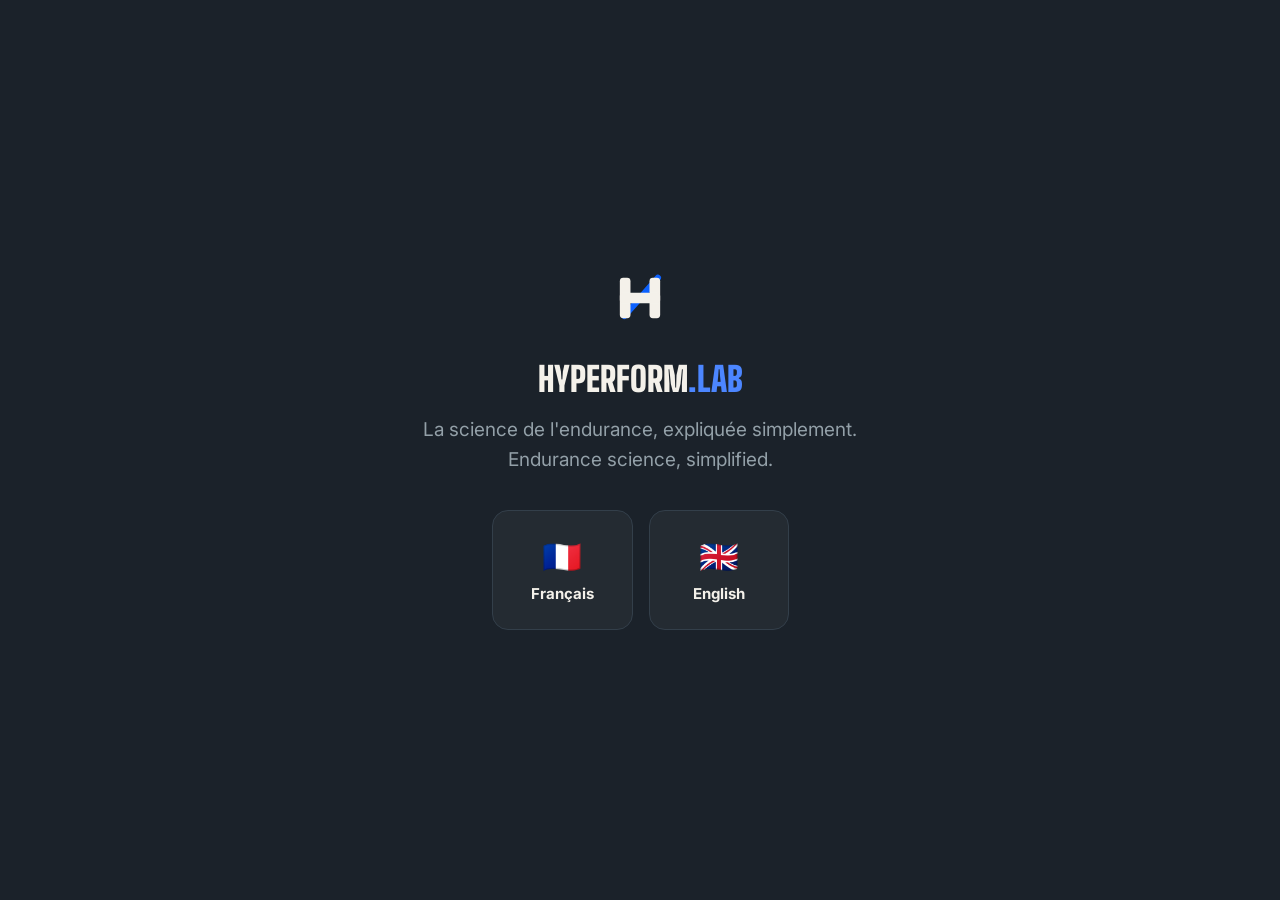
<file: index.html>
<!DOCTYPE html>
<html lang="fr">
<head>
<meta charset="UTF-8">
<meta name="viewport" content="width=device-width, initial-scale=1">
<title>Hyperform.Lab</title>
<link rel="preconnect" href="https://fonts.googleapis.com">
<link href="https://fonts.googleapis.com/css2?family=Big+Shoulders+Display:wght@700;800;900&family=IBM+Plex+Mono:wght@500;600&family=Inter:wght@400;500;600;700;800&display=swap" rel="stylesheet">
<link rel="stylesheet" href="style.css">
</head>
<body>

<div class="picker">
  <svg viewBox="0 0 100 100" fill="none"><path d="M22 82 L82 14" stroke="#0C61FE" stroke-width="11" stroke-linecap="round"/><polygon points="82,14 68,17 79,28" fill="#0C61FE"/><rect x="14" y="14" width="19" height="72" rx="6" fill="#F4F1EA"/><rect x="67" y="14" width="19" height="72" rx="6" fill="#F4F1EA"/><rect x="14" y="40.5" width="72" height="19" rx="6" fill="#F4F1EA"/></svg>
  <div>
    <h1 class="hero" style="font-size:34px;">HYPERFORM<span class="accent">.LAB</span></h1>
    <p class="lede" style="margin:0 auto;">La science de l'endurance, expliquée simplement.<br>Endurance science, simplified.</p>
  </div>
  <div class="choices">
    <a class="picker-btn" href="fr/index.html">
      <span class="flag">🇫🇷</span>
      <span class="lbl">Français</span>
    </a>
    <a class="picker-btn" href="en/index.html">
      <span class="flag">🇬🇧</span>
      <span class="lbl">English</span>
    </a>
  </div>
</div>

</body>
</html>
</file>
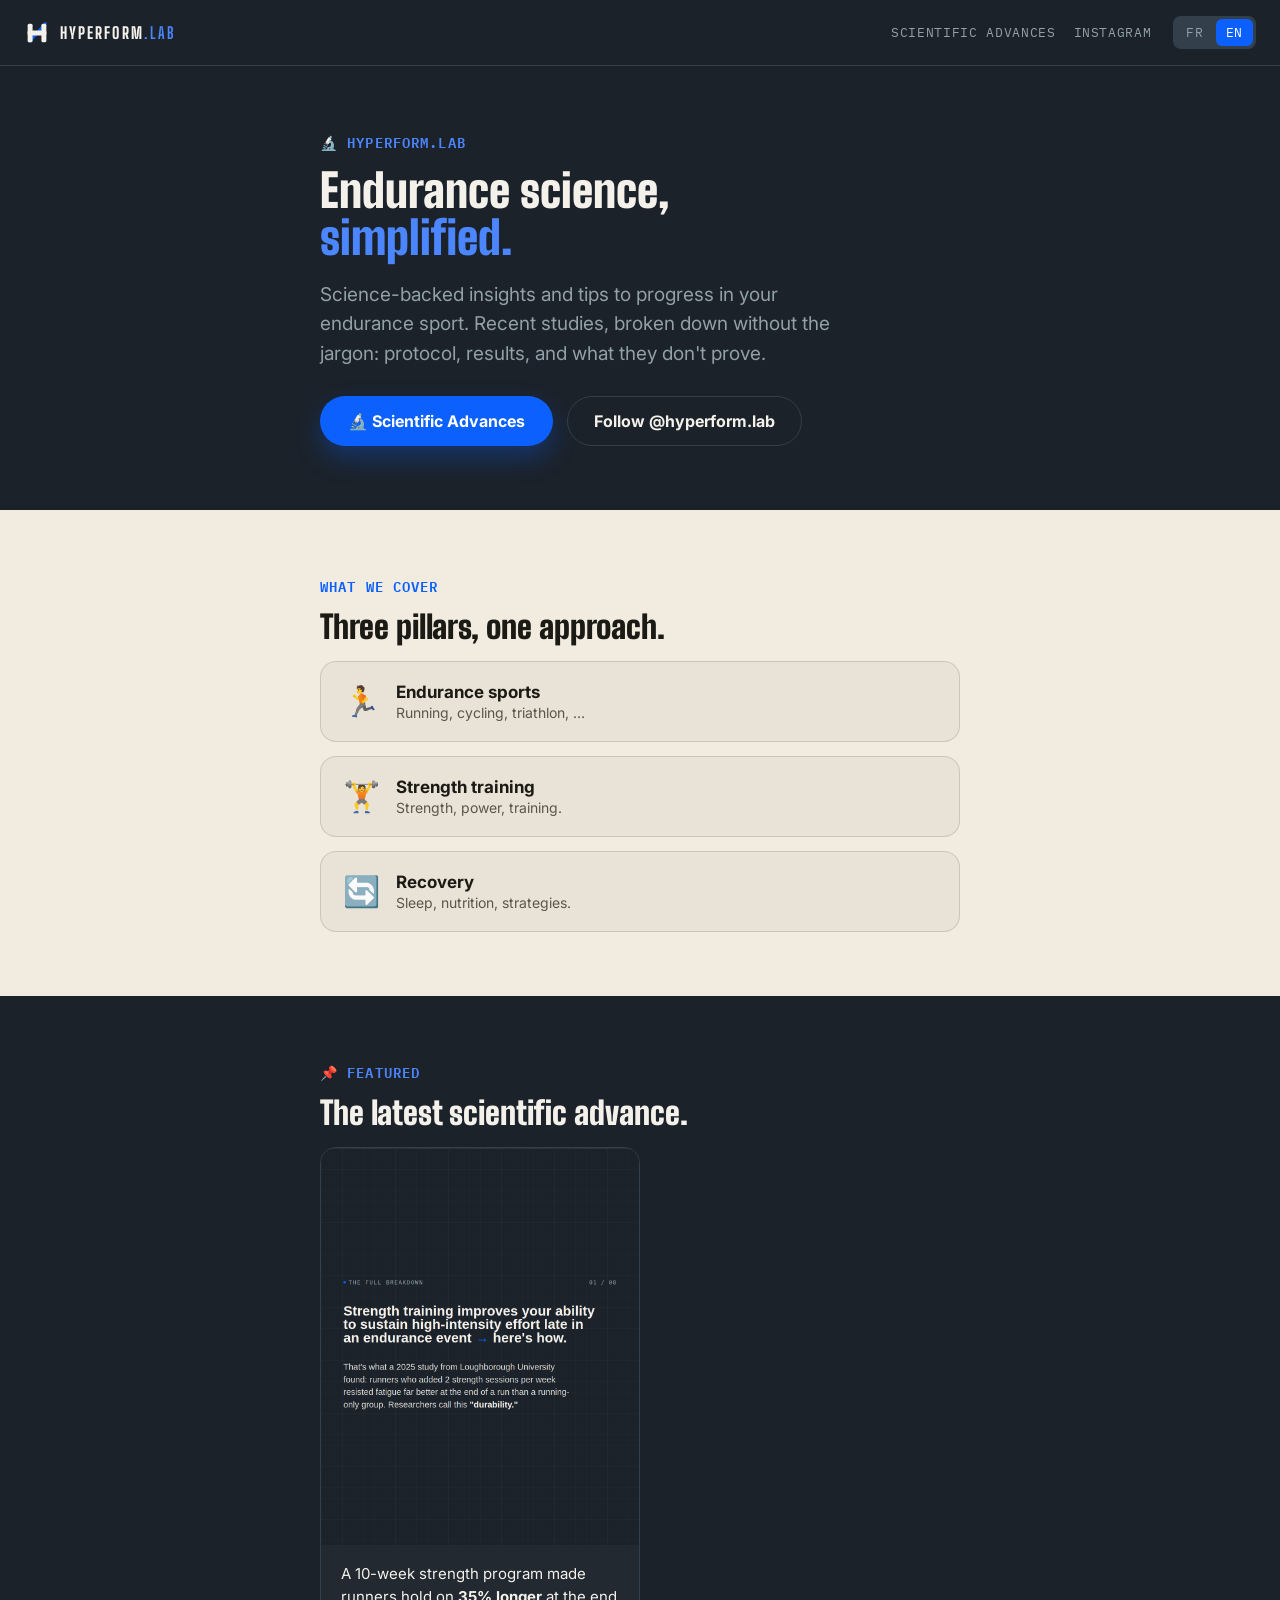
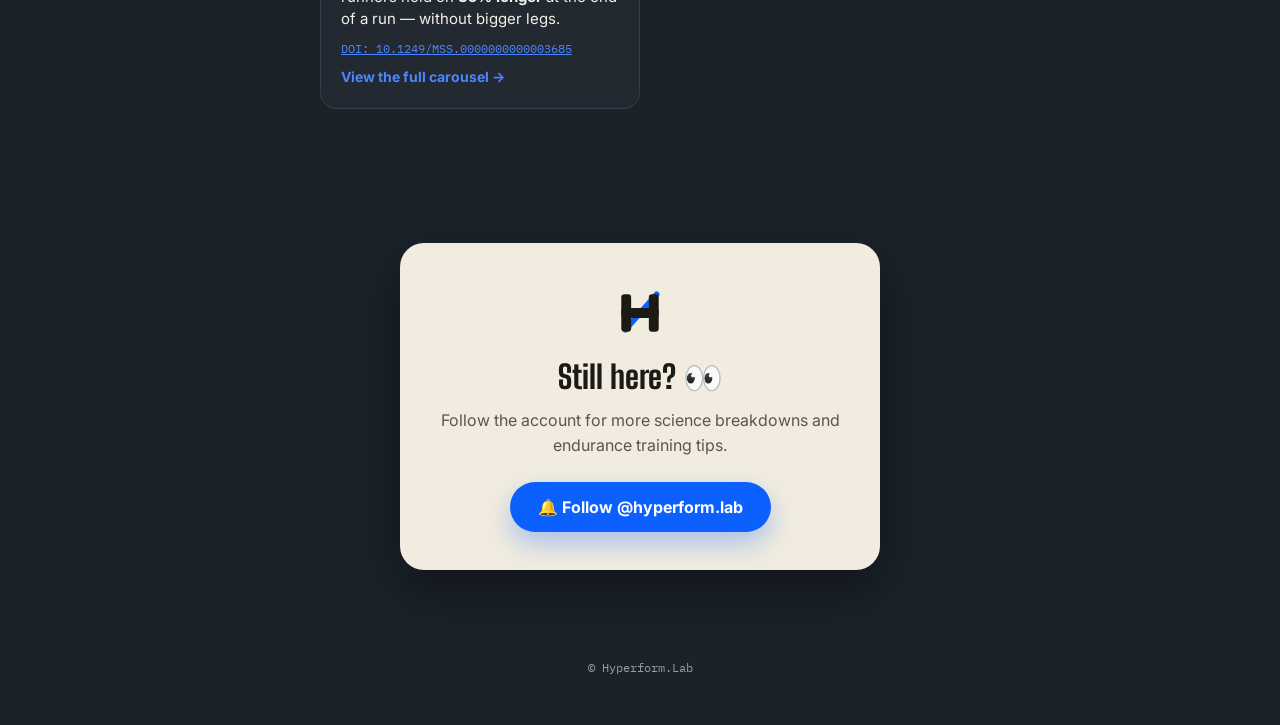
<file: en/index.html>
<!DOCTYPE html>
<html lang="en">
<head>
<meta charset="UTF-8">
<meta name="viewport" content="width=device-width, initial-scale=1">
<title>Hyperform.Lab — Endurance science, simplified</title>
<meta name="description" content="Science-backed insights and tips to progress in your endurance sport. Recent studies broken down: protocol, results, limits.">
<link rel="preconnect" href="https://fonts.googleapis.com">
<link href="https://fonts.googleapis.com/css2?family=Big+Shoulders+Display:wght@700;800;900&family=IBM+Plex+Mono:wght@500;600&family=Inter:wght@400;500;600;700;800&display=swap" rel="stylesheet">
<link rel="stylesheet" href="../style.css">
</head>
<body>

<div class="topbar">
  <a class="brand" href="index.html">
    <svg viewBox="0 0 100 100" fill="none"><path d="M22 82 L82 14" stroke="#0C61FE" stroke-width="11" stroke-linecap="round"/><polygon points="82,14 68,17 79,28" fill="#0C61FE"/><rect x="14" y="14" width="19" height="72" rx="6" fill="#F4F1EA"/><rect x="67" y="14" width="19" height="72" rx="6" fill="#F4F1EA"/><rect x="14" y="40.5" width="72" height="19" rx="6" fill="#F4F1EA"/></svg>
    <div class="word">HYPERFORM<b>.LAB</b></div>
  </a>
  <nav>
    <a href="scientific-advances.html">Scientific Advances</a>
    <a class="nav-secondary" href="https://instagram.com/hyperform.lab" target="_blank" rel="noopener">Instagram</a>
    <div class="lang-switch">
      <a href="../fr/index.html">FR</a>
      <a class="active" href="index.html">EN</a>
    </div>
  </nav>
</div>

<!-- HERO -->
<section class="dark">
  <div class="wrap">
    <div class="eyebrow">🔬 Hyperform.Lab</div>
    <h1 class="hero">Endurance science,<br><span class="accent">simplified.</span></h1>
    <p class="lede">Science-backed insights and tips to progress in your endurance sport. Recent studies, broken down without the jargon: protocol, results, and what they don't prove.</p>
    <div style="margin-top:28px;display:flex;gap:14px;flex-wrap:wrap;">
      <a class="btn" href="scientific-advances.html">🔬 Scientific Advances</a>
      <a class="btn-ghost" href="https://instagram.com/hyperform.lab" target="_blank" rel="noopener">Follow @hyperform.lab</a>
    </div>
  </div>
</section>

<!-- PILLARS -->
<section class="cream">
  <div class="wrap">
    <div class="eyebrow">What we cover</div>
    <h2>Three pillars, one approach.</h2>
    <div class="pillars">
      <div class="pillar-card">
        <div class="ic">🏃</div>
        <div><div class="lbl">Endurance sports</div><div class="sub">Running, cycling, triathlon, …</div></div>
      </div>
      <div class="pillar-card">
        <div class="ic">🏋️</div>
        <div><div class="lbl">Strength training</div><div class="sub">Strength, power, training.</div></div>
      </div>
      <div class="pillar-card">
        <div class="ic">🔄</div>
        <div><div class="lbl">Recovery</div><div class="sub">Sleep, nutrition, strategies.</div></div>
      </div>
    </div>
  </div>
</section>

<!-- FEATURED STUDY -->
<section class="dark">
  <div class="wrap">
    <div class="eyebrow">📌 Featured</div>
    <h2>The latest scientific advance.</h2>
    <a class="study-card-img" href="carousel-zanini-2025.html" style="max-width:320px;">
      <img class="cover" src="../assets/slides-en/slide-01.png" alt="Cover — strength training and running economy durability" loading="lazy">
      <div class="body">
        <div class="summary">A 10-week strength program made runners hold on <b>35% longer</b> at the end of a run — without bigger legs.</div>
        <div class="doi">DOI: 10.1249/MSS.0000000000003685</div>
        <div class="read">View the full carousel →</div>
      </div>
    </a>
  </div>
</section>

<div class="cta">
  <div class="cta-card">
    <svg viewBox="0 0 100 100" fill="none"><path d="M22 82 L82 14" stroke="#0C61FE" stroke-width="11" stroke-linecap="round"/><polygon points="82,14 68,17 79,28" fill="#0C61FE"/><rect x="14" y="14" width="19" height="72" rx="6" fill="#1B1A15"/><rect x="67" y="14" width="19" height="72" rx="6" fill="#1B1A15"/><rect x="14" y="40.5" width="72" height="19" rx="6" fill="#1B1A15"/></svg>
    <h3>Still here? 👀</h3>
    <p>Follow the account for more science breakdowns and endurance training tips.</p>
    <a class="btn" href="https://instagram.com/hyperform.lab" target="_blank" rel="noopener">🔔 Follow @hyperform.lab</a>
  </div>
</div>

<footer>© Hyperform.Lab</footer>

</body>
</html>
</file>
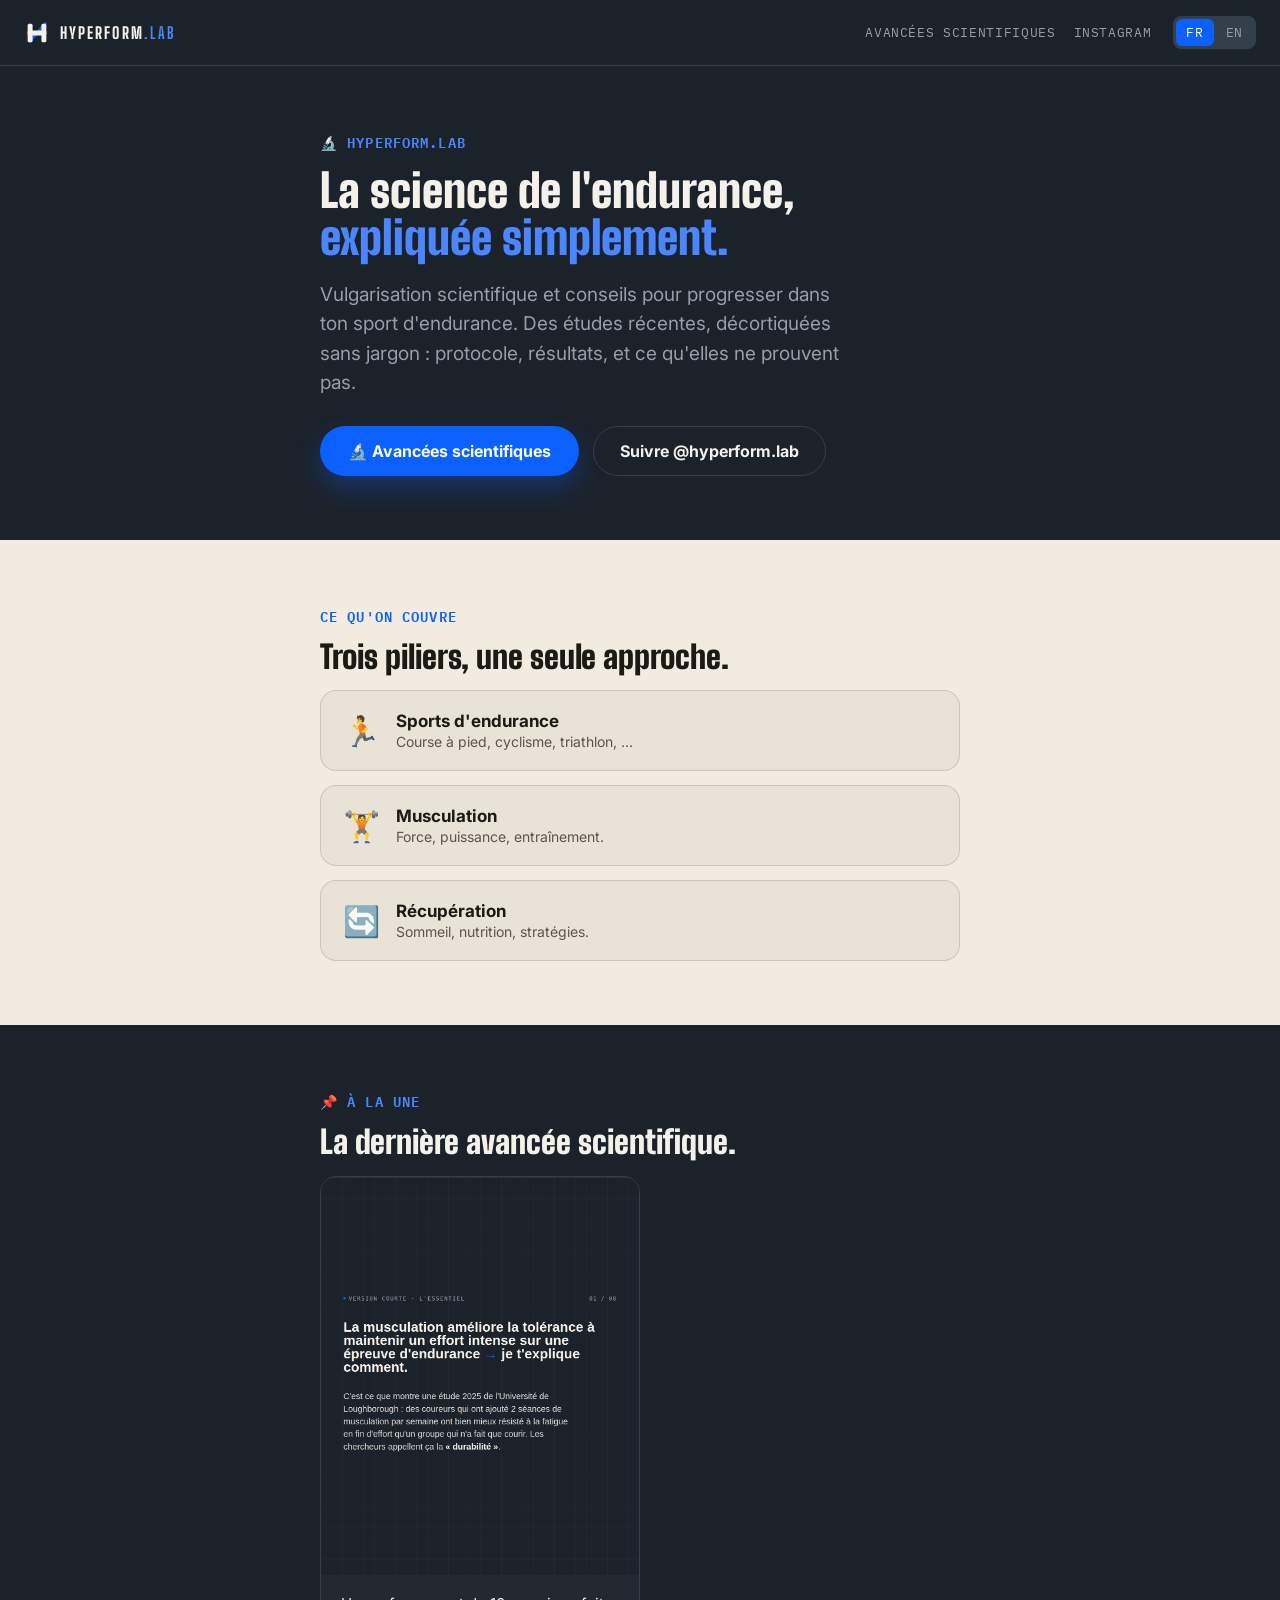
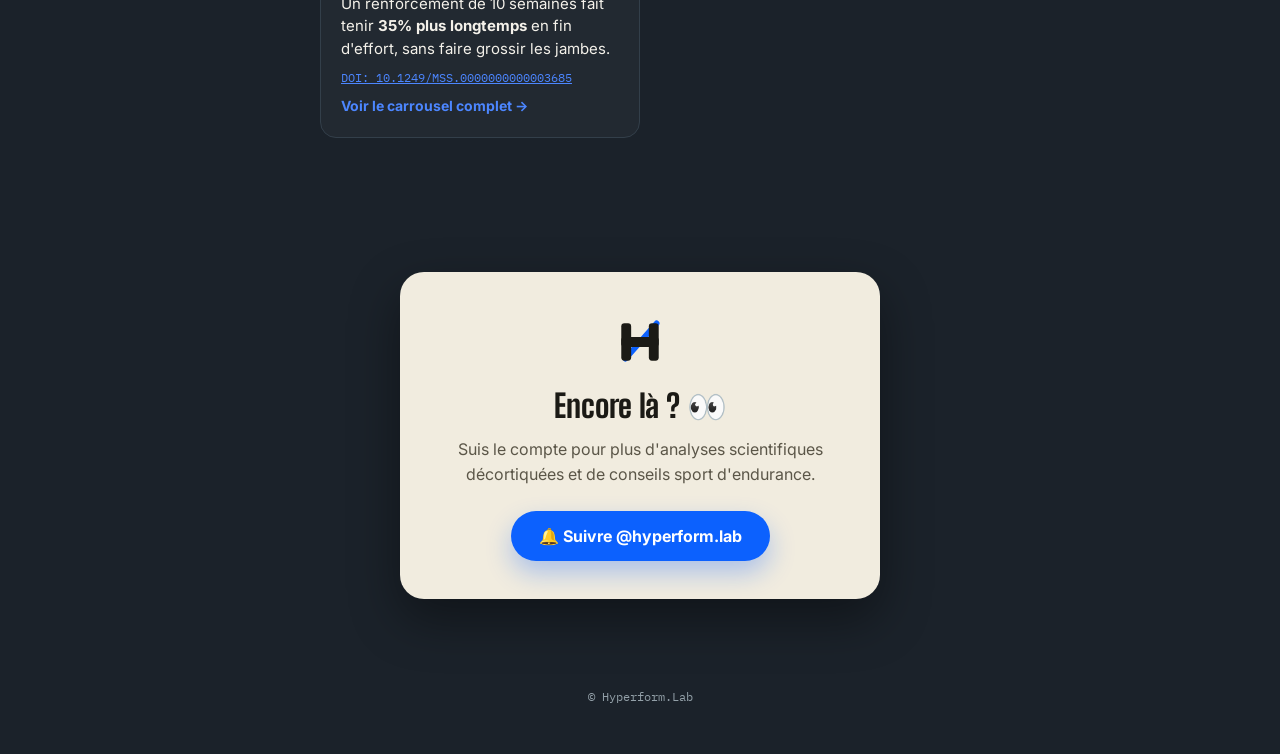
<file: fr/index.html>
<!DOCTYPE html>
<html lang="fr">
<head>
<meta charset="UTF-8">
<meta name="viewport" content="width=device-width, initial-scale=1">
<title>Hyperform.Lab — La science de l'endurance, expliquée simplement</title>
<meta name="description" content="Vulgarisation scientifique et conseils pour progresser dans ton sport d'endurance. Études récentes décortiquées : protocole, résultats, limites.">
<link rel="preconnect" href="https://fonts.googleapis.com">
<link href="https://fonts.googleapis.com/css2?family=Big+Shoulders+Display:wght@700;800;900&family=IBM+Plex+Mono:wght@500;600&family=Inter:wght@400;500;600;700;800&display=swap" rel="stylesheet">
<link rel="stylesheet" href="../style.css">
</head>
<body>

<div class="topbar">
  <a class="brand" href="index.html">
    <svg viewBox="0 0 100 100" fill="none"><path d="M22 82 L82 14" stroke="#0C61FE" stroke-width="11" stroke-linecap="round"/><polygon points="82,14 68,17 79,28" fill="#0C61FE"/><rect x="14" y="14" width="19" height="72" rx="6" fill="#F4F1EA"/><rect x="67" y="14" width="19" height="72" rx="6" fill="#F4F1EA"/><rect x="14" y="40.5" width="72" height="19" rx="6" fill="#F4F1EA"/></svg>
    <div class="word">HYPERFORM<b>.LAB</b></div>
  </a>
  <nav>
    <a href="avancees-scientifiques.html">Avancées scientifiques</a>
    <a class="nav-secondary" href="https://instagram.com/hyperform.lab" target="_blank" rel="noopener">Instagram</a>
    <div class="lang-switch">
      <a class="active" href="index.html">FR</a>
      <a href="../en/index.html">EN</a>
    </div>
  </nav>
</div>

<!-- HERO -->
<section class="dark">
  <div class="wrap">
    <div class="eyebrow">🔬 Hyperform.Lab</div>
    <h1 class="hero">La science de l'endurance,<br><span class="accent">expliquée simplement.</span></h1>
    <p class="lede">Vulgarisation scientifique et conseils pour progresser dans ton sport d'endurance. Des études récentes, décortiquées sans jargon : protocole, résultats, et ce qu'elles ne prouvent pas.</p>
    <div style="margin-top:28px;display:flex;gap:14px;flex-wrap:wrap;">
      <a class="btn" href="avancees-scientifiques.html">🔬 Avancées scientifiques</a>
      <a class="btn-ghost" href="https://instagram.com/hyperform.lab" target="_blank" rel="noopener">Suivre @hyperform.lab</a>
    </div>
  </div>
</section>

<!-- PILLARS -->
<section class="cream">
  <div class="wrap">
    <div class="eyebrow">Ce qu'on couvre</div>
    <h2>Trois piliers, une seule approche.</h2>
    <div class="pillars">
      <div class="pillar-card">
        <div class="ic">🏃</div>
        <div><div class="lbl">Sports d'endurance</div><div class="sub">Course à pied, cyclisme, triathlon, …</div></div>
      </div>
      <div class="pillar-card">
        <div class="ic">🏋️</div>
        <div><div class="lbl">Musculation</div><div class="sub">Force, puissance, entraînement.</div></div>
      </div>
      <div class="pillar-card">
        <div class="ic">🔄</div>
        <div><div class="lbl">Récupération</div><div class="sub">Sommeil, nutrition, stratégies.</div></div>
      </div>
    </div>
  </div>
</section>

<!-- FEATURED STUDY -->
<section class="dark">
  <div class="wrap">
    <div class="eyebrow">📌 À la une</div>
    <h2>La dernière avancée scientifique.</h2>
    <a class="study-card-img" href="carrousel-zanini-2025.html" style="max-width:320px;">
      <img class="cover" src="../assets/slides-fr/slide-01.png" alt="Couverture du carrousel — la musculation et la durabilité en course à pied" loading="lazy">
      <div class="body">
        <div class="summary">Un renforcement de 10 semaines fait tenir <b>35% plus longtemps</b> en fin d'effort, sans faire grossir les jambes.</div>
        <div class="doi">DOI: 10.1249/MSS.0000000000003685</div>
        <div class="read">Voir le carrousel complet →</div>
      </div>
    </a>
  </div>
</section>

<div class="cta">
  <div class="cta-card">
    <svg viewBox="0 0 100 100" fill="none"><path d="M22 82 L82 14" stroke="#0C61FE" stroke-width="11" stroke-linecap="round"/><polygon points="82,14 68,17 79,28" fill="#0C61FE"/><rect x="14" y="14" width="19" height="72" rx="6" fill="#1B1A15"/><rect x="67" y="14" width="19" height="72" rx="6" fill="#1B1A15"/><rect x="14" y="40.5" width="72" height="19" rx="6" fill="#1B1A15"/></svg>
    <h3>Encore là ? 👀</h3>
    <p>Suis le compte pour plus d'analyses scientifiques décortiquées et de conseils sport d'endurance.</p>
    <a class="btn" href="https://instagram.com/hyperform.lab" target="_blank" rel="noopener">🔔 Suivre @hyperform.lab</a>
  </div>
</div>

<footer>© Hyperform.Lab</footer>

</body>
</html>
</file>
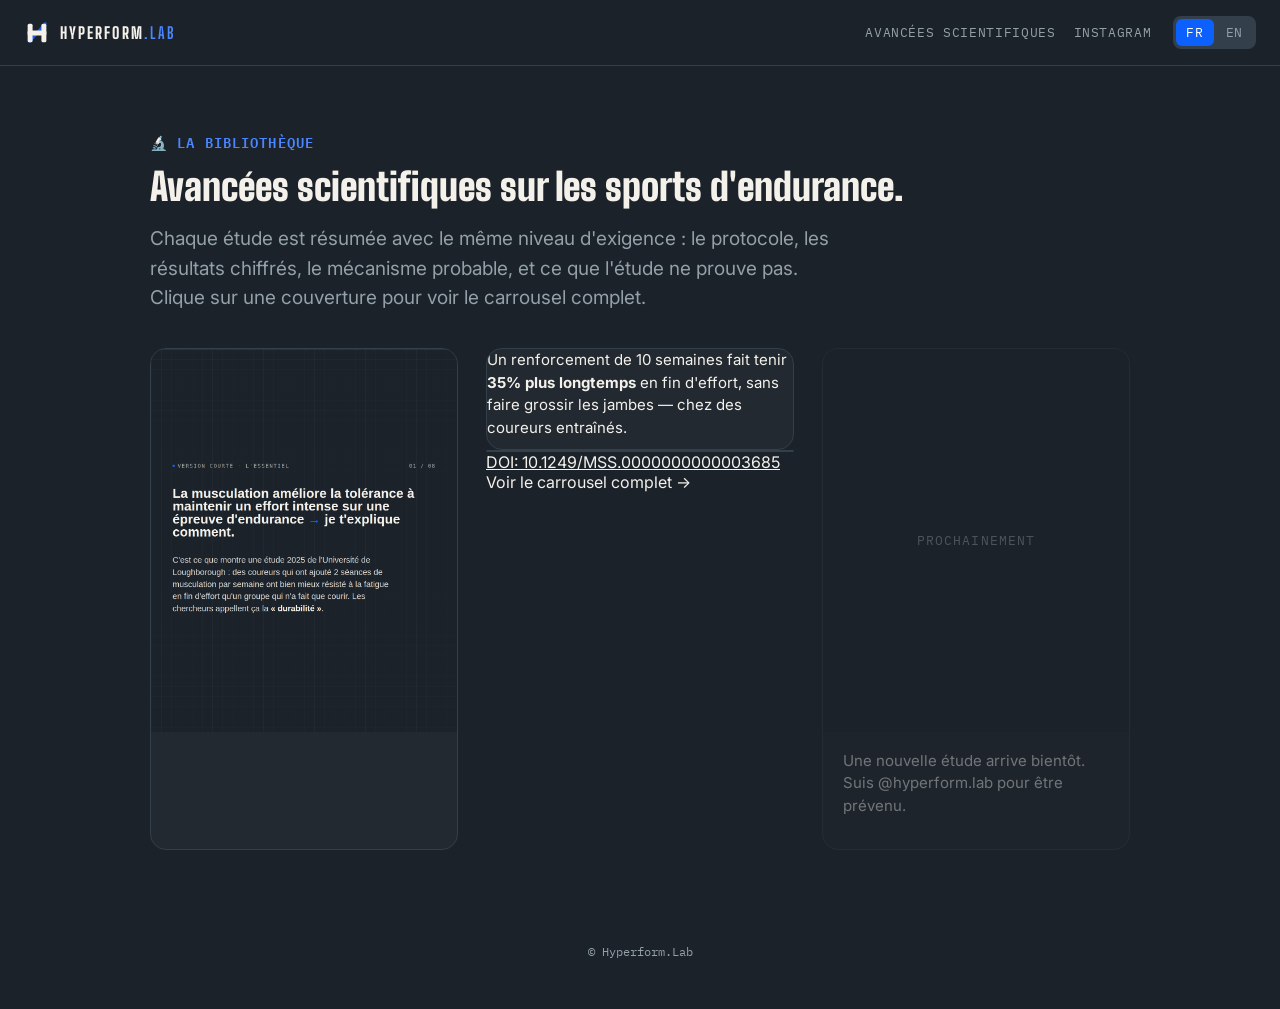
<file: avancees-scientifiques.html>
<!DOCTYPE html>
<html lang="fr">
<head>
<meta charset="UTF-8">
<meta name="viewport" content="width=device-width, initial-scale=1">
<title>Avancées scientifiques sur les sports d'endurance — Hyperform.Lab</title>
<meta name="description" content="Toutes les études scientifiques décortiquées par Hyperform.Lab : protocole, résultats, mécanisme et limites, sans jargon.">
<link rel="preconnect" href="https://fonts.googleapis.com">
<link href="https://fonts.googleapis.com/css2?family=Big+Shoulders+Display:wght@700;800;900&family=IBM+Plex+Mono:wght@500;600&family=Inter:wght@400;500;600;700;800&display=swap" rel="stylesheet">
<link rel="stylesheet" href="../style.css">
</head>
<body>

<div class="topbar">
  <a class="brand" href="index.html">
    <svg viewBox="0 0 100 100" fill="none"><path d="M22 82 L82 14" stroke="#0C61FE" stroke-width="11" stroke-linecap="round"/><polygon points="82,14 68,17 79,28" fill="#0C61FE"/><rect x="14" y="14" width="19" height="72" rx="6" fill="#F4F1EA"/><rect x="67" y="14" width="19" height="72" rx="6" fill="#F4F1EA"/><rect x="14" y="40.5" width="72" height="19" rx="6" fill="#F4F1EA"/></svg>
    <div class="word">HYPERFORM<b>.LAB</b></div>
  </a>
  <nav>
    <a href="avancees-scientifiques.html">Avancées scientifiques</a>
    <a class="nav-secondary" href="https://instagram.com/hyperform.lab" target="_blank" rel="noopener">Instagram</a>
    <div class="lang-switch">
      <a class="active" href="avancees-scientifiques.html">FR</a>
      <a href="../en/scientific-advances.html">EN</a>
    </div>
  </nav>
</div>

<section class="dark">
  <div class="wrap-wide">
    <div class="eyebrow">🔬 La bibliothèque</div>
    <h1 class="hero" style="font-size:38px;">Avancées scientifiques sur les sports d'endurance.</h1>
    <p class="lede" style="max-width:680px;margin-bottom:36px;">Chaque étude est résumée avec le même niveau d'exigence : le protocole, les résultats chiffrés, le mécanisme probable, et ce que l'étude ne prouve pas. Clique sur une couverture pour voir le carrousel complet.</p>

    <div class="study-grid">
      <a class="study-card-img" href="carrousel-zanini-2025.html">
        <img class="cover" src="../assets/slides-fr/slide-01.png" alt="Couverture — la musculation et la durabilité en course à pied" loading="lazy">
        <div class="body">
          <div class="summary">Un renforcement de 10 semaines fait tenir <b>35% plus longtemps</b> en fin d'effort, sans faire grossir les jambes — chez des coureurs entraînés.</div>
          <div class="doi"><a href="https://doi.org/10.1249/MSS.0000000000003685" target="_blank" rel="noopener">DOI: 10.1249/MSS.0000000000003685</a></div>
          <div class="read">Voir le carrousel complet →</div>
        </div>
      </a>

      <div class="study-card-img coming">
        <div class="cover">Prochainement</div>
        <div class="body">
          <div class="summary">Une nouvelle étude arrive bientôt. Suis @hyperform.lab pour être prévenu.</div>
        </div>
      </div>
    </div>
  </div>
</section>

<footer>© Hyperform.Lab</footer>

</body>
</html>
</file>
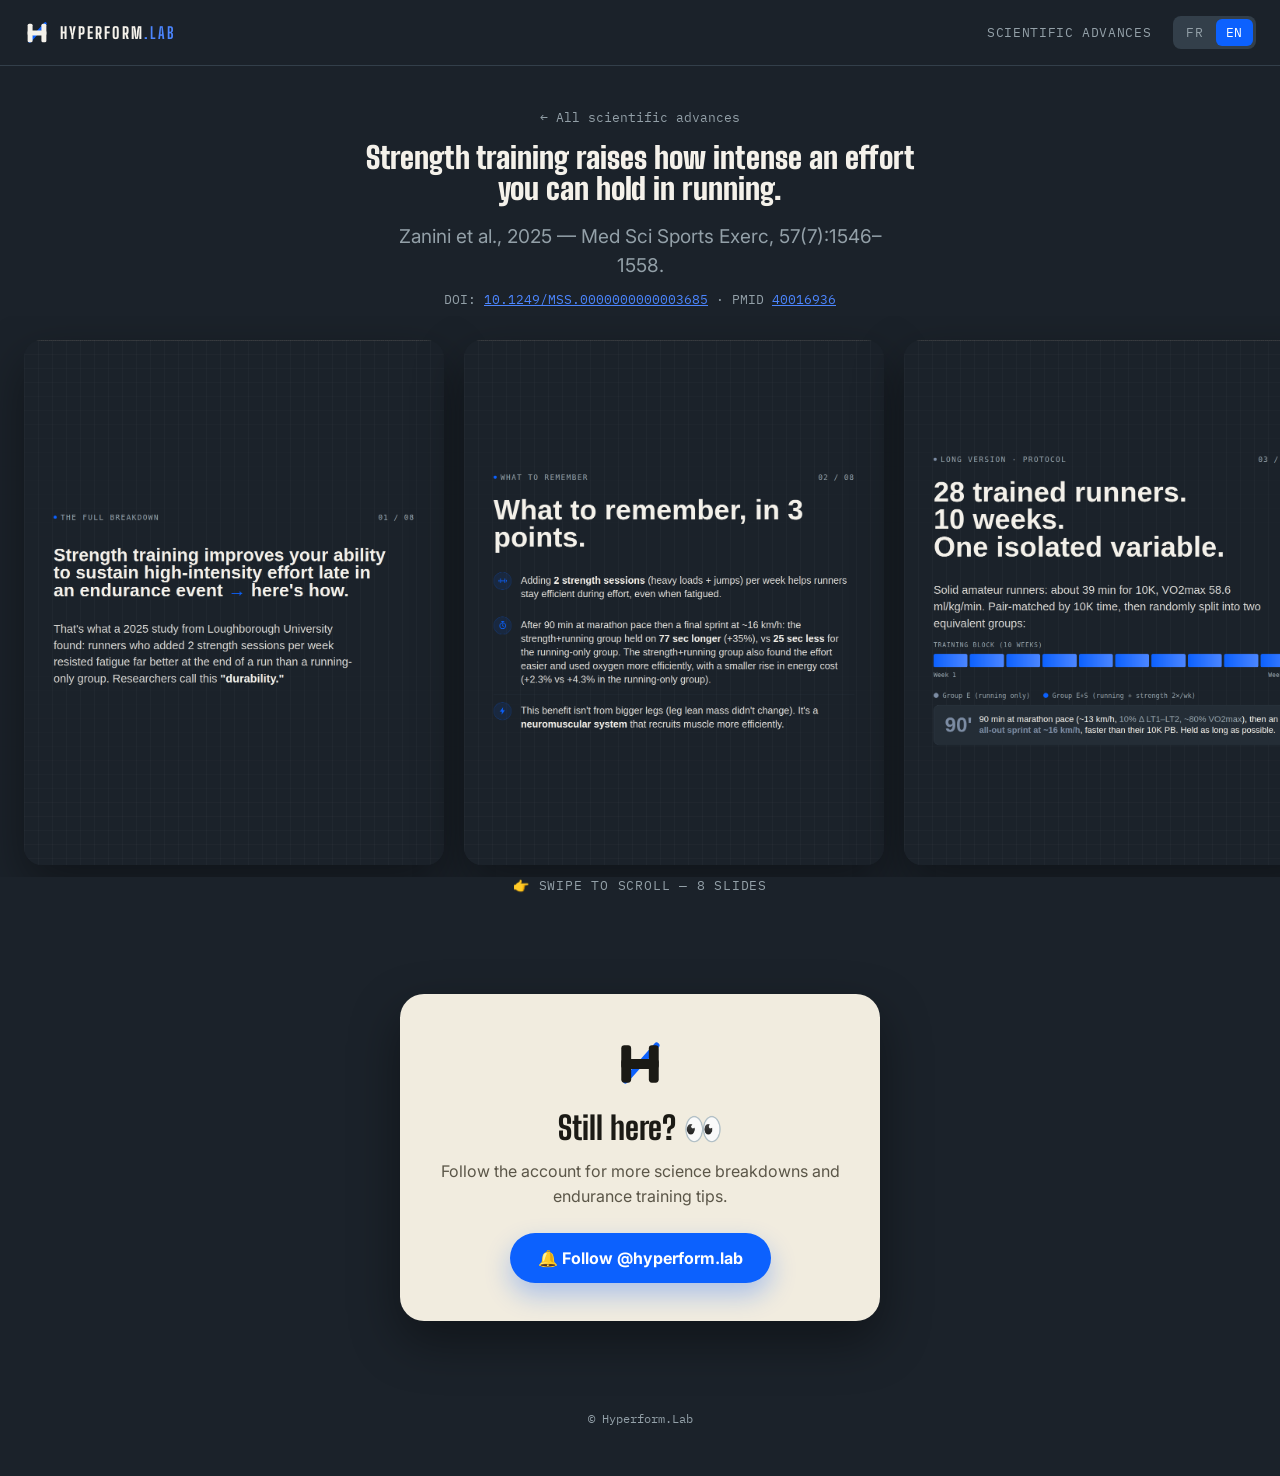
<file: carousel-zanini-2025.html>
<!DOCTYPE html>
<html lang="en">
<head>
<meta charset="UTF-8">
<meta name="viewport" content="width=device-width, initial-scale=1">
<title>Strength Training and Running Economy Durability — Hyperform.Lab</title>
<meta name="description" content="Zanini et al., 2025: a 10-week strength program in trained runners improves running economy durability. Full carousel.">
<link rel="preconnect" href="https://fonts.googleapis.com">
<link href="https://fonts.googleapis.com/css2?family=Big+Shoulders+Display:wght@700;800;900&family=IBM+Plex+Mono:wght@500;600&family=Inter:wght@400;500;600;700;800&display=swap" rel="stylesheet">
<link rel="stylesheet" href="../style.css">
</head>
<body>

<div class="topbar">
  <a class="brand" href="index.html">
    <svg viewBox="0 0 100 100" fill="none"><path d="M22 82 L82 14" stroke="#0C61FE" stroke-width="11" stroke-linecap="round"/><polygon points="82,14 68,17 79,28" fill="#0C61FE"/><rect x="14" y="14" width="19" height="72" rx="6" fill="#F4F1EA"/><rect x="67" y="14" width="19" height="72" rx="6" fill="#F4F1EA"/><rect x="14" y="40.5" width="72" height="19" rx="6" fill="#F4F1EA"/></svg>
    <div class="word">HYPERFORM<b>.LAB</b></div>
  </a>
  <nav>
    <a href="scientific-advances.html">Scientific Advances</a>
    <div class="lang-switch">
      <a href="../fr/carrousel-zanini-2025.html">FR</a>
      <a class="active" href="carousel-zanini-2025.html">EN</a>
    </div>
  </nav>
</div>

<div class="viewer-head">
  <a class="breadcrumb" href="scientific-advances.html">← All scientific advances</a>
  <h1 class="hero" style="font-size:30px;margin-top:16px;">Strength training raises how intense an effort you can hold in running.</h1>
  <p class="lede" style="margin:0 auto;">Zanini et al., 2025 — Med Sci Sports Exerc, 57(7):1546–1558.</p>
  <div class="doi-line">DOI: <a href="https://doi.org/10.1249/MSS.0000000000003685" target="_blank" rel="noopener">10.1249/MSS.0000000000003685</a> · PMID <a href="https://pubmed.ncbi.nlm.nih.gov/40016936/" target="_blank" rel="noopener">40016936</a></div>
</div>

<div class="gallery">
  <div class="frame"><img src="../assets/slides-en/slide-01.png" alt="Slide 1 of 8"></div>
  <div class="frame"><img src="../assets/slides-en/slide-02.png" alt="Slide 2 of 8"></div>
  <div class="frame"><img src="../assets/slides-en/slide-03.png" alt="Slide 3 of 8"></div>
  <div class="frame"><img src="../assets/slides-en/slide-04.png" alt="Slide 4 of 8"></div>
  <div class="frame"><img src="../assets/slides-en/slide-05.png" alt="Slide 5 of 8"></div>
  <div class="frame"><img src="../assets/slides-en/slide-06.png" alt="Slide 6 of 8"></div>
  <div class="frame"><img src="../assets/slides-en/slide-07.png" alt="Slide 7 of 8"></div>
  <div class="frame"><img src="../assets/slides-en/slide-08.png" alt="Slide 8 of 8"></div>
</div>
<div class="gallery-hint">👉 Swipe to scroll — 8 slides</div>

<div class="cta">
  <div class="cta-card">
    <svg viewBox="0 0 100 100" fill="none"><path d="M22 82 L82 14" stroke="#0C61FE" stroke-width="11" stroke-linecap="round"/><polygon points="82,14 68,17 79,28" fill="#0C61FE"/><rect x="14" y="14" width="19" height="72" rx="6" fill="#1B1A15"/><rect x="67" y="14" width="19" height="72" rx="6" fill="#1B1A15"/><rect x="14" y="40.5" width="72" height="19" rx="6" fill="#1B1A15"/></svg>
    <h3>Still here? 👀</h3>
    <p>Follow the account for more science breakdowns and endurance training tips.</p>
    <a class="btn" href="https://instagram.com/hyperform.lab" target="_blank" rel="noopener">🔔 Follow @hyperform.lab</a>
  </div>
</div>

<footer>© Hyperform.Lab</footer>

</body>
</html>
</file>
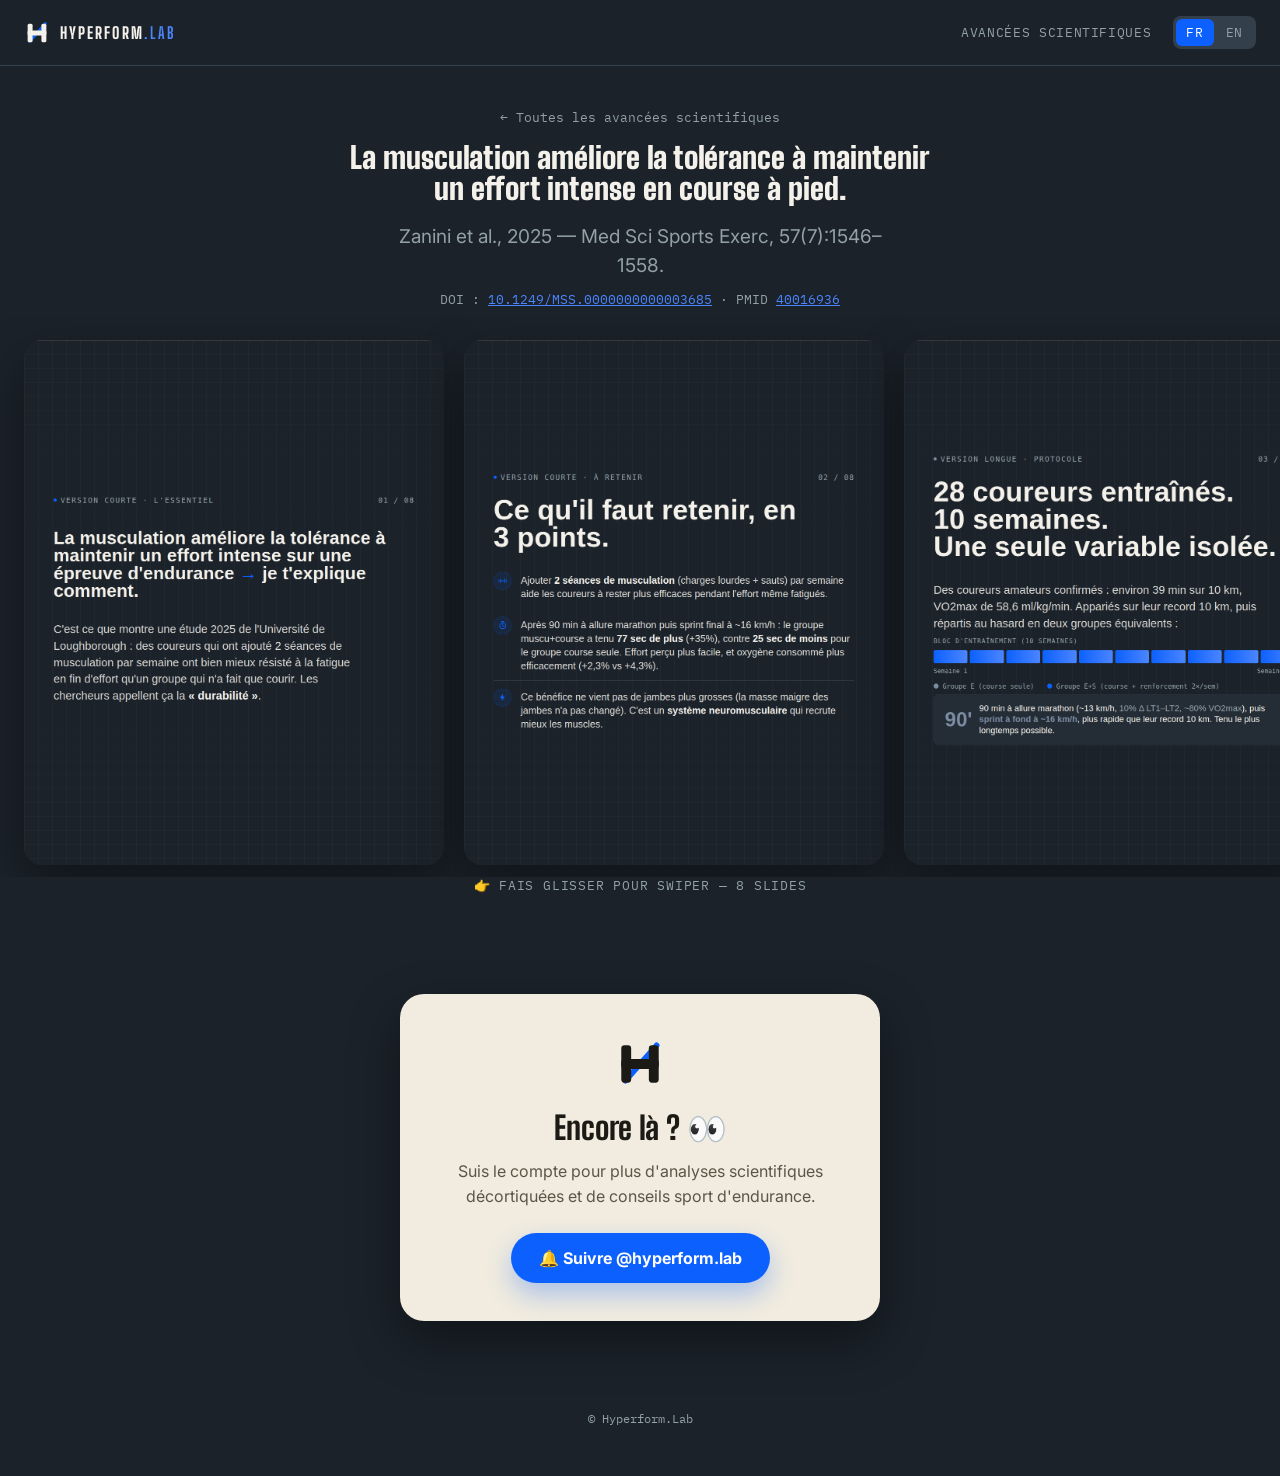
<file: carrousel-zanini-2025.html>
<!DOCTYPE html>
<html lang="fr">
<head>
<meta charset="UTF-8">
<meta name="viewport" content="width=device-width, initial-scale=1">
<title>La musculation et la durabilité en course à pied — Hyperform.Lab</title>
<meta name="description" content="Zanini et al., 2025 : un programme de renforcement de 10 semaines chez des coureurs entraînés améliore la durabilité de l'économie de course. Carrousel complet.">
<link rel="preconnect" href="https://fonts.googleapis.com">
<link href="https://fonts.googleapis.com/css2?family=Big+Shoulders+Display:wght@700;800;900&family=IBM+Plex+Mono:wght@500;600&family=Inter:wght@400;500;600;700;800&display=swap" rel="stylesheet">
<link rel="stylesheet" href="../style.css">
</head>
<body>

<div class="topbar">
  <a class="brand" href="index.html">
    <svg viewBox="0 0 100 100" fill="none"><path d="M22 82 L82 14" stroke="#0C61FE" stroke-width="11" stroke-linecap="round"/><polygon points="82,14 68,17 79,28" fill="#0C61FE"/><rect x="14" y="14" width="19" height="72" rx="6" fill="#F4F1EA"/><rect x="67" y="14" width="19" height="72" rx="6" fill="#F4F1EA"/><rect x="14" y="40.5" width="72" height="19" rx="6" fill="#F4F1EA"/></svg>
    <div class="word">HYPERFORM<b>.LAB</b></div>
  </a>
  <nav>
    <a href="avancees-scientifiques.html">Avancées scientifiques</a>
    <div class="lang-switch">
      <a class="active" href="carrousel-zanini-2025.html">FR</a>
      <a href="../en/carousel-zanini-2025.html">EN</a>
    </div>
  </nav>
</div>

<div class="viewer-head">
  <a class="breadcrumb" href="avancees-scientifiques.html">← Toutes les avancées scientifiques</a>
  <h1 class="hero" style="font-size:30px;margin-top:16px;">La musculation améliore la tolérance à maintenir un effort intense en course à pied.</h1>
  <p class="lede" style="margin:0 auto;">Zanini et al., 2025 — Med Sci Sports Exerc, 57(7):1546–1558.</p>
  <div class="doi-line">DOI : <a href="https://doi.org/10.1249/MSS.0000000000003685" target="_blank" rel="noopener">10.1249/MSS.0000000000003685</a> · PMID <a href="https://pubmed.ncbi.nlm.nih.gov/40016936/" target="_blank" rel="noopener">40016936</a></div>
</div>

<div class="gallery">
  <div class="frame"><img src="../assets/slides-fr/slide-01.png" alt="Slide 1 sur 8"></div>
  <div class="frame"><img src="../assets/slides-fr/slide-02.png" alt="Slide 2 sur 8"></div>
  <div class="frame"><img src="../assets/slides-fr/slide-03.png" alt="Slide 3 sur 8"></div>
  <div class="frame"><img src="../assets/slides-fr/slide-04.png" alt="Slide 4 sur 8"></div>
  <div class="frame"><img src="../assets/slides-fr/slide-05.png" alt="Slide 5 sur 8"></div>
  <div class="frame"><img src="../assets/slides-fr/slide-06.png" alt="Slide 6 sur 8"></div>
  <div class="frame"><img src="../assets/slides-fr/slide-07.png" alt="Slide 7 sur 8"></div>
  <div class="frame"><img src="../assets/slides-fr/slide-08.png" alt="Slide 8 sur 8"></div>
</div>
<div class="gallery-hint">👉 Fais glisser pour swiper — 8 slides</div>

<div class="cta">
  <div class="cta-card">
    <svg viewBox="0 0 100 100" fill="none"><path d="M22 82 L82 14" stroke="#0C61FE" stroke-width="11" stroke-linecap="round"/><polygon points="82,14 68,17 79,28" fill="#0C61FE"/><rect x="14" y="14" width="19" height="72" rx="6" fill="#1B1A15"/><rect x="67" y="14" width="19" height="72" rx="6" fill="#1B1A15"/><rect x="14" y="40.5" width="72" height="19" rx="6" fill="#1B1A15"/></svg>
    <h3>Encore là ? 👀</h3>
    <p>Suis le compte pour plus d'analyses scientifiques décortiquées et de conseils sport d'endurance.</p>
    <a class="btn" href="https://instagram.com/hyperform.lab" target="_blank" rel="noopener">🔔 Suivre @hyperform.lab</a>
  </div>
</div>

<footer>© Hyperform.Lab</footer>

</body>
</html>
</file>
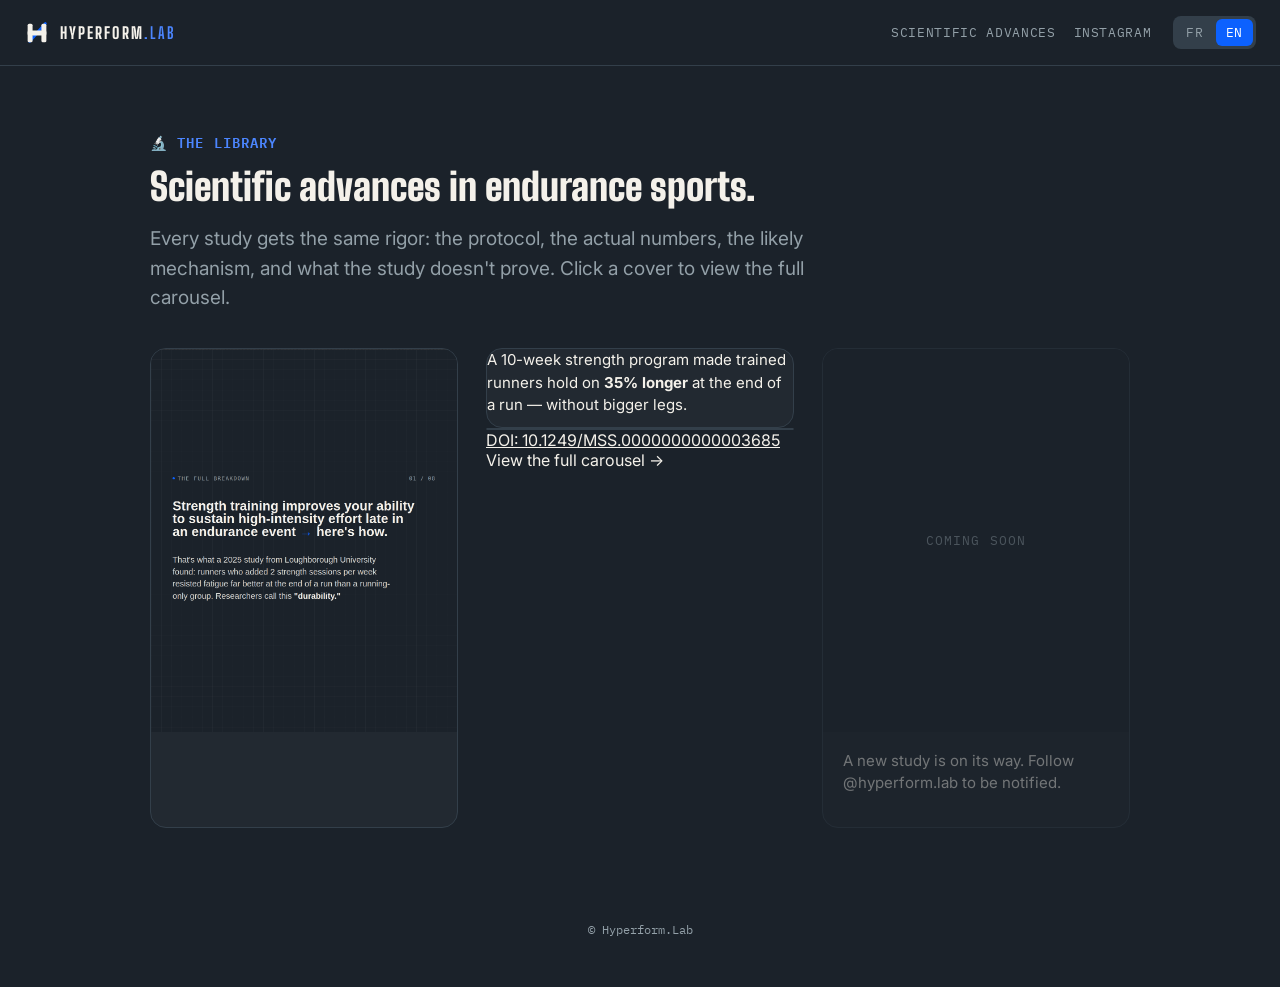
<file: scientific-advances.html>
<!DOCTYPE html>
<html lang="en">
<head>
<meta charset="UTF-8">
<meta name="viewport" content="width=device-width, initial-scale=1">
<title>Scientific Advances in Endurance Sports — Hyperform.Lab</title>
<meta name="description" content="Every study broken down by Hyperform.Lab: protocol, results, mechanism, and limits, without the jargon.">
<link rel="preconnect" href="https://fonts.googleapis.com">
<link href="https://fonts.googleapis.com/css2?family=Big+Shoulders+Display:wght@700;800;900&family=IBM+Plex+Mono:wght@500;600&family=Inter:wght@400;500;600;700;800&display=swap" rel="stylesheet">
<link rel="stylesheet" href="../style.css">
</head>
<body>

<div class="topbar">
  <a class="brand" href="index.html">
    <svg viewBox="0 0 100 100" fill="none"><path d="M22 82 L82 14" stroke="#0C61FE" stroke-width="11" stroke-linecap="round"/><polygon points="82,14 68,17 79,28" fill="#0C61FE"/><rect x="14" y="14" width="19" height="72" rx="6" fill="#F4F1EA"/><rect x="67" y="14" width="19" height="72" rx="6" fill="#F4F1EA"/><rect x="14" y="40.5" width="72" height="19" rx="6" fill="#F4F1EA"/></svg>
    <div class="word">HYPERFORM<b>.LAB</b></div>
  </a>
  <nav>
    <a href="scientific-advances.html">Scientific Advances</a>
    <a class="nav-secondary" href="https://instagram.com/hyperform.lab" target="_blank" rel="noopener">Instagram</a>
    <div class="lang-switch">
      <a href="../fr/avancees-scientifiques.html">FR</a>
      <a class="active" href="scientific-advances.html">EN</a>
    </div>
  </nav>
</div>

<section class="dark">
  <div class="wrap-wide">
    <div class="eyebrow">🔬 The library</div>
    <h1 class="hero" style="font-size:38px;">Scientific advances in endurance sports.</h1>
    <p class="lede" style="max-width:680px;margin-bottom:36px;">Every study gets the same rigor: the protocol, the actual numbers, the likely mechanism, and what the study doesn't prove. Click a cover to view the full carousel.</p>

    <div class="study-grid">
      <a class="study-card-img" href="carousel-zanini-2025.html">
        <img class="cover" src="../assets/slides-en/slide-01.png" alt="Cover — strength training and running economy durability" loading="lazy">
        <div class="body">
          <div class="summary">A 10-week strength program made trained runners hold on <b>35% longer</b> at the end of a run — without bigger legs.</div>
          <div class="doi"><a href="https://doi.org/10.1249/MSS.0000000000003685" target="_blank" rel="noopener">DOI: 10.1249/MSS.0000000000003685</a></div>
          <div class="read">View the full carousel →</div>
        </div>
      </a>

      <div class="study-card-img coming">
        <div class="cover">Coming soon</div>
        <div class="body">
          <div class="summary">A new study is on its way. Follow @hyperform.lab to be notified.</div>
        </div>
      </div>
    </div>
  </div>
</section>

<footer>© Hyperform.Lab</footer>

</body>
</html>
</file>
<file: style.css>
:root{
  --ink:#1B222A;
  --blue:#0C61FE;
  --blue-light:#4C86FF;
  --cream:#F1ECDF;
  --text-hi:#F4F1EA;
  --text-mid:#93A0A8;
  --text-card:#1B1A15;
  --text-card-mid:#5B5648;
  --rule-dark:#333F4A;
  --rule-cream:rgba(27,26,21,.14);
}
*{box-sizing:border-box;}
html{scroll-behavior:smooth;}
body{margin:0;font-family:'Inter',sans-serif;background:var(--ink);color:var(--text-hi);overflow-x:hidden;}
a{color:inherit;}
img{max-width:100%;display:block;}

/* ===== NAV ===== */
.topbar{
  position:sticky;top:0;z-index:20;background:var(--ink);
  display:flex;align-items:center;justify-content:space-between;gap:16px;
  padding:16px 24px;border-bottom:1px solid var(--rule-dark);
}
.topbar .brand{display:flex;align-items:center;gap:10px;text-decoration:none;}
.topbar .brand svg{width:26px;height:26px;flex-shrink:0;}
.topbar .brand .word{font-family:'Big Shoulders Display',sans-serif;font-weight:800;font-size:16px;letter-spacing:.13em;color:var(--text-hi);white-space:nowrap;}
.topbar .brand .word b{color:var(--blue-light);}
.topbar nav{display:flex;gap:18px;align-items:center;}
.topbar nav a{
  font-family:'IBM Plex Mono',monospace;font-size:13px;letter-spacing:.05em;color:var(--text-mid);
  text-decoration:none;text-transform:uppercase;
}
.topbar nav a:hover{color:var(--blue-light);}
.lang-switch{display:flex;gap:2px;background:var(--rule-dark);border-radius:8px;padding:3px;margin-left:4px;}
.lang-switch a{
  font-family:'IBM Plex Mono',monospace;font-size:12px;padding:5px 10px;border-radius:6px;text-decoration:none;
  color:var(--text-mid);text-transform:uppercase;
}
.lang-switch a.active{background:var(--blue);color:#fff;}

@media (max-width:480px){
  .topbar{padding:12px 14px;gap:6px;}
  .topbar nav{gap:8px;flex-wrap:nowrap;}
  .topbar .brand .word{font-size:12px;letter-spacing:.08em;}
  .topbar nav .nav-secondary{display:none;}
  .lang-switch a{padding:5px 8px;font-size:11px;}
}

/* ===== LAYOUT ===== */
section{padding:64px 24px;}
.dark{background:var(--ink);color:var(--text-hi);}
.cream{background:var(--cream);color:var(--text-card);}
.wrap{max-width:640px;margin:0 auto;}
.wrap-wide{max-width:980px;margin:0 auto;}

.eyebrow{
  font-family:'IBM Plex Mono',monospace;font-weight:600;font-size:14px;letter-spacing:.08em;
  text-transform:uppercase;color:var(--blue-light);margin-bottom:14px;
}
.cream .eyebrow{color:var(--blue);}

h1.hero{font-family:'Big Shoulders Display',sans-serif;font-weight:900;font-size:46px;line-height:1.03;margin:0 0 18px;}
h2{font-family:'Big Shoulders Display',sans-serif;font-weight:900;font-size:32px;line-height:1.06;margin:0 0 16px;}
h3{font-family:'Big Shoulders Display',sans-serif;font-weight:800;font-size:22px;line-height:1.15;margin:0 0 8px;}
.accent{color:var(--blue-light);}
.cream .accent{color:var(--blue);}

p{font-size:17px;line-height:1.56;margin:0 0 16px;}
p:last-child{margin-bottom:0;}
b{font-weight:700;}

.lede{font-size:19px;line-height:1.55;color:var(--text-mid);max-width:520px;}
.cream .lede{color:var(--text-card-mid);}

/* ===== BUTTONS ===== */
.btn{
  display:inline-flex;align-items:center;gap:8px;background:var(--blue);color:#fff;
  font-family:'Inter',sans-serif;font-weight:700;font-size:16px;
  padding:15px 28px;border-radius:100px;text-decoration:none;
  box-shadow:0 12px 26px rgba(12,97,254,.3);
}
.btn-ghost{
  display:inline-flex;align-items:center;gap:8px;background:transparent;color:var(--text-hi);
  font-family:'Inter',sans-serif;font-weight:700;font-size:16px;
  padding:14px 26px;border-radius:100px;text-decoration:none;border:1.5px solid var(--rule-dark);
}
.cream .btn-ghost{color:var(--text-card);border-color:var(--rule-cream);}

/* ===== PILLAR CARDS (home) ===== */
.pillars{display:flex;flex-direction:column;gap:14px;margin-top:8px;}
.pillar-card{
  display:flex;align-items:center;gap:16px;background:rgba(27,26,21,.04);
  border:1px solid var(--rule-cream);border-radius:16px;padding:20px 22px;
}
.pillar-card .ic{font-size:30px;flex-shrink:0;}
.pillar-card .lbl{font-family:'Inter',sans-serif;font-weight:700;font-size:17px;color:var(--text-card);}
.pillar-card .sub{font-family:'Inter',sans-serif;font-size:14px;color:var(--text-card-mid);margin-top:2px;}

/* ===== SCIENTIFIC ADVANCES — image study grid ===== */
.study-grid{
  display:grid;grid-template-columns:repeat(auto-fill,minmax(260px,1fr));gap:28px;margin-top:8px;
}
.study-card-img{
  display:block;text-decoration:none;color:inherit;
  border-radius:16px;overflow:hidden;background:rgba(255,255,255,.03);border:1px solid var(--rule-dark);
  transition:border-color .15s ease, transform .15s ease;
}
.study-card-img:hover{border-color:var(--blue);transform:translateY(-2px);}
.study-card-img .cover{width:100%;aspect-ratio:1080/1350;object-fit:cover;background:var(--ink);}
.study-card-img .body{padding:18px 20px 22px;}
.study-card-img .summary{font-size:15px;line-height:1.5;color:var(--text-hi);margin-bottom:10px;}
.study-card-img .doi{
  font-family:'IBM Plex Mono',monospace;font-size:12px;color:var(--blue-light);
  text-decoration:underline;word-break:break-all;
}
.study-card-img .read{
  display:inline-flex;align-items:center;gap:6px;margin-top:12px;
  font-family:'Inter',sans-serif;font-weight:700;font-size:14px;color:var(--blue-light);
}
.study-card-img.coming{opacity:.4;pointer-events:none;}
.study-card-img.coming .cover{
  display:flex;align-items:center;justify-content:center;
  font-family:'IBM Plex Mono',monospace;font-size:13px;color:var(--text-mid);text-transform:uppercase;letter-spacing:.08em;
}

/* ===== CAROUSEL VIEWER ===== */
.viewer-head{max-width:640px;margin:0 auto;padding:40px 24px 8px;text-align:center;}
.viewer-head .doi-line{
  font-family:'IBM Plex Mono',monospace;font-size:13px;color:var(--text-mid);margin-top:10px;
}
.viewer-head .doi-line a{color:var(--blue-light);text-decoration:underline;}

.gallery{
  display:flex;gap:20px;overflow-x:auto;scroll-snap-type:x mandatory;
  padding:24px 24px 12px;-webkit-overflow-scrolling:touch;
}
.gallery::-webkit-scrollbar{height:8px;}
.gallery::-webkit-scrollbar-thumb{background:var(--rule-dark);border-radius:8px;}
.gallery .frame{
  flex:0 0 min(84vw,420px);scroll-snap-align:center;
  border-radius:18px;overflow:hidden;box-shadow:0 20px 50px rgba(0,0,0,.4);
  background:var(--ink);
}
.gallery .frame img{width:100%;height:auto;display:block;}
.gallery-hint{
  text-align:center;font-family:'IBM Plex Mono',monospace;font-size:13px;color:var(--text-mid);
  letter-spacing:.06em;text-transform:uppercase;padding-bottom:30px;
}

.breadcrumb{
  font-family:'IBM Plex Mono',monospace;font-size:13px;color:var(--text-mid);text-decoration:none;
  display:inline-flex;align-items:center;gap:6px;
}

/* ===== CTA / FOOTER ===== */
.cta{background:var(--ink);text-align:center;padding:70px 24px 60px;}
.cta-card{
  max-width:480px;margin:0 auto;background:var(--cream);border-radius:24px;padding:44px 34px 38px;
  box-shadow:0 20px 50px rgba(0,0,0,.4);
}
.cta-card svg{width:52px;height:52px;margin-bottom:16px;}
.cta-card h3{font-size:32px;color:var(--text-card);margin:0 0 12px;}
.cta-card p{color:var(--text-card-mid);font-size:16px;margin-bottom:24px;}

footer{text-align:center;padding:30px 24px 50px;font-family:'IBM Plex Mono',monospace;font-size:12px;color:var(--text-mid);}

/* ===== LANGUAGE PICKER (root) ===== */
.picker{min-height:100vh;display:flex;flex-direction:column;align-items:center;justify-content:center;gap:36px;text-align:center;padding:24px;}
.picker svg{width:56px;height:56px;}
.picker .choices{display:flex;gap:16px;}
.picker-btn{
  display:flex;flex-direction:column;align-items:center;gap:8px;
  background:rgba(255,255,255,.04);border:1px solid var(--rule-dark);border-radius:16px;
  padding:26px 38px;text-decoration:none;color:var(--text-hi);min-width:140px;
}
.picker-btn:hover{border-color:var(--blue);}
.picker-btn .flag{font-size:32px;}
.picker-btn .lbl{font-family:'Inter',sans-serif;font-weight:700;font-size:15px;}
</file>
